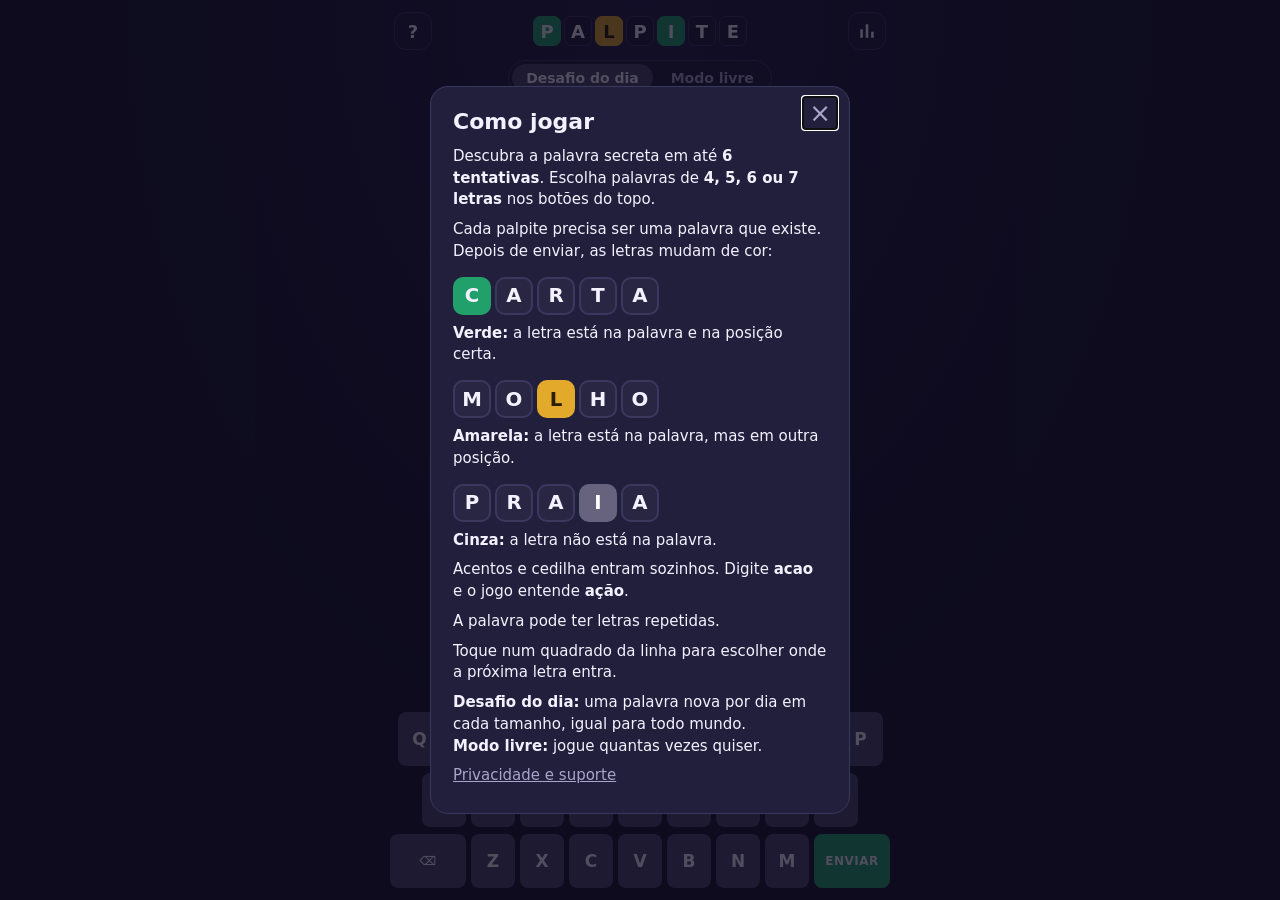
<file: index.html>
<!DOCTYPE html>
<html lang="pt-BR">
<head>
  <meta charset="utf-8">
  <!-- Google Tag Manager -->
  <script>(function(w,d,s,l,i){w[l]=w[l]||[];w[l].push({'gtm.start':
  new Date().getTime(),event:'gtm.js'});var f=d.getElementsByTagName(s)[0],
  j=d.createElement(s),dl=l!='dataLayer'?'&l='+l:'';j.async=true;j.src=
  'https://www.googletagmanager.com/gtm.js?id='+i+dl;f.parentNode.insertBefore(j,f);
  })(window,document,'script','dataLayer','GTM-WTCNZWW7');</script>
  <!-- End Google Tag Manager -->
  <meta name="viewport" content="width=device-width, initial-scale=1, maximum-scale=1, viewport-fit=cover">
  <meta name="theme-color" content="#17152b">
  <title>Palpite — adivinhe a palavra</title>
  <link rel="stylesheet" href="style.css?v=5">
</head>
<body>
  <!-- Google Tag Manager (noscript) -->
  <noscript><iframe src="https://www.googletagmanager.com/ns.html?id=GTM-WTCNZWW7"
  height="0" width="0" style="display:none;visibility:hidden"></iframe></noscript>
  <!-- End Google Tag Manager (noscript) -->
  <header class="topo">
    <button class="icone" id="btn-ajuda" aria-label="Como jogar">?</button>
    <h1 class="marca" aria-label="Palpite">
      <span>P</span><span>A</span><span>L</span><span>P</span><span>I</span><span>T</span><span>E</span>
    </h1>
    <button class="icone" id="btn-stats" aria-label="Estatísticas">
      <svg viewBox="0 0 24 24" width="20" height="20" aria-hidden="true"><path fill="currentColor" d="M4 20V10h3v10H4zm6.5 0V4h3v16h-3zM17 20v-7h3v7h-3z"/></svg>
    </button>
  </header>

  <nav class="modos" role="tablist">
    <button role="tab" data-modo="diario" class="modo">Desafio do dia</button>
    <button role="tab" data-modo="livre" class="modo">Modo livre</button>
  </nav>
  <div class="tamanhos" role="radiogroup" aria-label="Letras por palavra">
    <button role="radio" class="tamanho" data-tamanho="4"><b>4</b>letras</button>
    <button role="radio" class="tamanho" data-tamanho="5"><b>5</b>letras</button>
    <button role="radio" class="tamanho" data-tamanho="6"><b>6</b>letras</button>
    <button role="radio" class="tamanho" data-tamanho="7"><b>7</b>letras</button>
  </div>

  <main>
    <p class="subtitulo" id="subtitulo"></p>
    <div id="grade" class="grade" aria-live="polite"></div>
    <div id="aviso" class="aviso" role="status"></div>
  </main>

  <div id="teclado" class="teclado"></div>

  <div id="dlg-ajuda" class="modal" hidden>
   <div class="janela" role="dialog" aria-modal="true" aria-labelledby="ajuda-titulo">
    <button class="fechar" data-fechar aria-label="Fechar">×</button>
    <h2 id="ajuda-titulo">Como jogar</h2>
    <p>Descubra a palavra secreta em até <b>6 tentativas</b>. Escolha palavras de <b>4, 5, 6 ou 7 letras</b> nos botões do topo.</p>
    <p>Cada palpite precisa ser uma palavra que existe. Depois de enviar, as letras mudam de cor:</p>
    <div class="exemplo"><span class="ladrilho certa">C</span><span class="ladrilho">A</span><span class="ladrilho">R</span><span class="ladrilho">T</span><span class="ladrilho">A</span></div>
    <p><b>Verde:</b> a letra está na palavra e na posição certa.</p>
    <div class="exemplo"><span class="ladrilho">M</span><span class="ladrilho">O</span><span class="ladrilho lugar">L</span><span class="ladrilho">H</span><span class="ladrilho">O</span></div>
    <p><b>Amarela:</b> a letra está na palavra, mas em outra posição.</p>
    <div class="exemplo"><span class="ladrilho">P</span><span class="ladrilho">R</span><span class="ladrilho">A</span><span class="ladrilho errada">I</span><span class="ladrilho">A</span></div>
    <p><b>Cinza:</b> a letra não está na palavra.</p>
    <p>Acentos e cedilha entram sozinhos. Digite <b>acao</b> e o jogo entende <b>ação</b>.</p>
    <p>A palavra pode ter letras repetidas.</p>
    <p>Toque num quadrado da linha para escolher onde a próxima letra entra.</p>
    <p><b>Desafio do dia:</b> uma palavra nova por dia em cada tamanho, igual para todo mundo.<br><b>Modo livre:</b> jogue quantas vezes quiser.</p>
    <p class="rodape"><a href="/privacidade">Privacidade e suporte</a></p>
   </div>
  </div>

  <div id="dlg-fim" class="modal" hidden>
   <div class="janela" role="dialog" aria-modal="true" aria-labelledby="fim-titulo">
    <button class="fechar" data-fechar aria-label="Fechar">×</button>
    <h2 id="fim-titulo"></h2>
    <p class="fim-palavra" id="fim-palavra"></p>
    <h3>Estatísticas — <span id="fim-modo"></span></h3>
    <div class="numeros" id="fim-numeros"></div>
    <h3>Tentativas usadas</h3>
    <div class="distribuicao" id="fim-dist"></div>
    <div class="acoes">
      <button class="botao secundario" id="btn-compartilhar">Copiar resultado</button>
      <button class="botao" id="btn-proxima"></button>
    </div>
    <p class="contagem" id="fim-contagem"></p>
   </div>
  </div>

  <script src="palavras.js?v=5"></script>
  <script src="game.js?v=5"></script>
  <script src="app.js?v=5"></script>
</body>
</html>
</file>
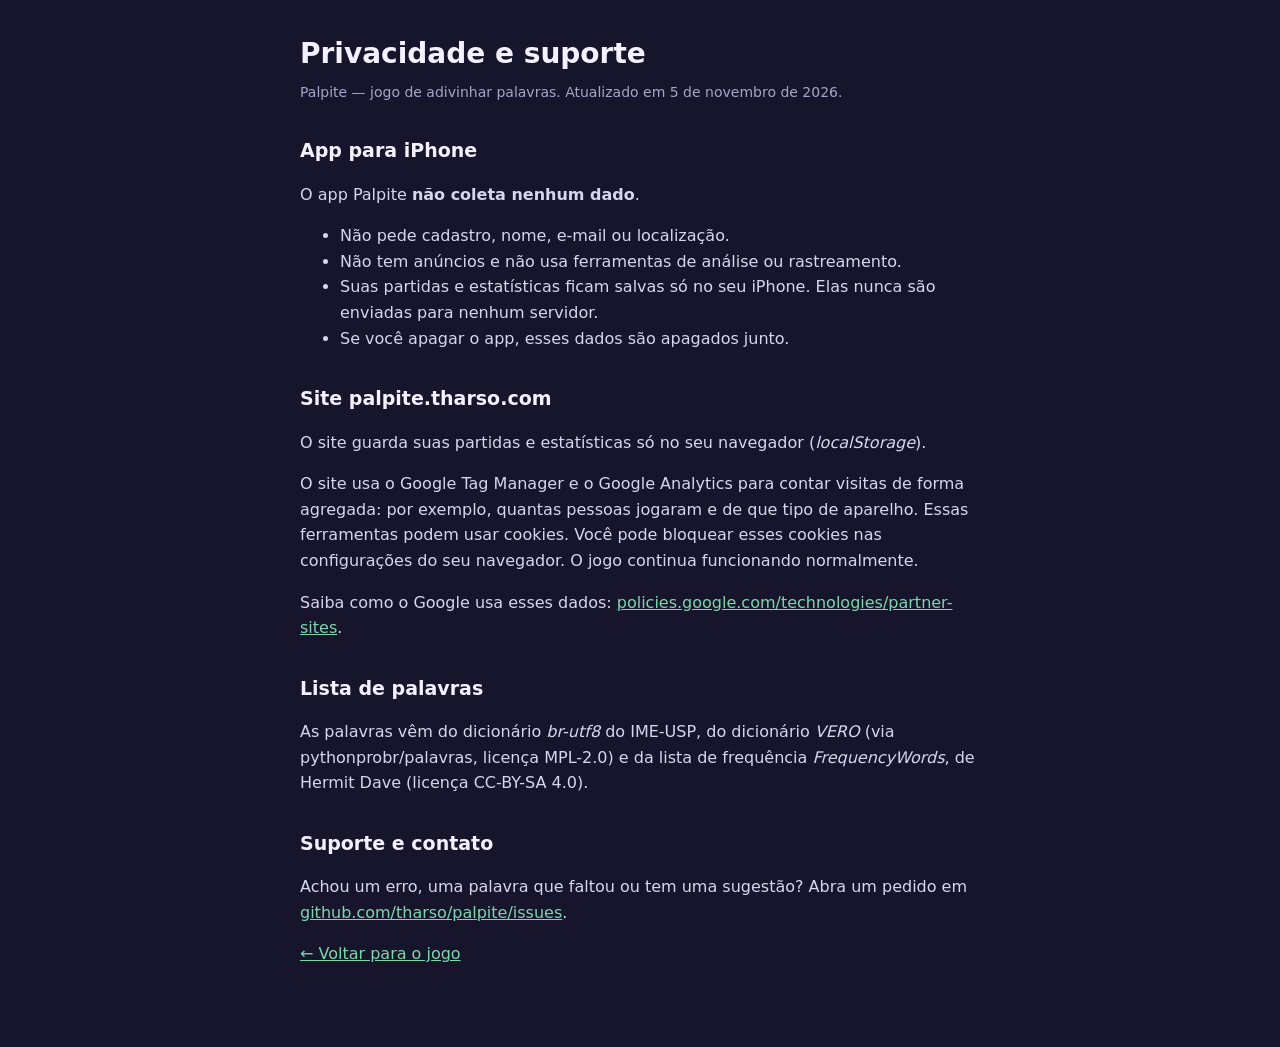
<file: privacidade.html>
<!DOCTYPE html>
<html lang="pt-BR">
<head>
  <meta charset="utf-8">
  <meta name="viewport" content="width=device-width, initial-scale=1">
  <meta name="theme-color" content="#17152b">
  <title>Privacidade e suporte — Palpite</title>
  <style>
    body { margin: 0; background: #17152b; color: #f4f1ff; font: 16px/1.6 ui-rounded, "SF Pro Rounded", system-ui, -apple-system, sans-serif; }
    main { max-width: 680px; margin: 0 auto; padding: 32px 20px 64px; }
    h1 { font-size: 28px; margin: 0 0 4px; }
    h2 { font-size: 19px; margin: 32px 0 8px; }
    p, li { color: #d9d5ef; }
    .data { color: #a9a4c9; font-size: 14px; margin: 0 0 24px; }
    a { color: #7fd6ad; }
  </style>
</head>
<body>
  <main>
    <h1>Privacidade e suporte</h1>
    <p class="data">Palpite — jogo de adivinhar palavras. Atualizado em 5 de novembro de 2026.</p>

    <h2>App para iPhone</h2>
    <p>O app Palpite <b>não coleta nenhum dado</b>.</p>
    <ul>
      <li>Não pede cadastro, nome, e-mail ou localização.</li>
      <li>Não tem anúncios e não usa ferramentas de análise ou rastreamento.</li>
      <li>Suas partidas e estatísticas ficam salvas só no seu iPhone. Elas nunca são enviadas para nenhum servidor.</li>
      <li>Se você apagar o app, esses dados são apagados junto.</li>
    </ul>

    <h2>Site palpite.tharso.com</h2>
    <p>O site guarda suas partidas e estatísticas só no seu navegador (<i>localStorage</i>).</p>
    <p>O site usa o Google Tag Manager e o Google Analytics para contar visitas de forma agregada: por exemplo, quantas pessoas jogaram e de que tipo de aparelho. Essas ferramentas podem usar cookies. Você pode bloquear esses cookies nas configurações do seu navegador. O jogo continua funcionando normalmente.</p>
    <p>Saiba como o Google usa esses dados: <a href="https://policies.google.com/technologies/partner-sites?hl=pt-BR">policies.google.com/technologies/partner-sites</a>.</p>

    <h2>Lista de palavras</h2>
    <p>As palavras vêm do dicionário <i>br-utf8</i> do IME-USP, do dicionário <i>VERO</i> (via pythonprobr/palavras, licença MPL-2.0) e da lista de frequência <i>FrequencyWords</i>, de Hermit Dave (licença CC-BY-SA 4.0).</p>

    <h2 id="contato">Suporte e contato</h2>
    <p>Achou um erro, uma palavra que faltou ou tem uma sugestão? Abra um pedido em <a href="https://github.com/tharso/palpite/issues">github.com/tharso/palpite/issues</a>.</p>

    <p><a href="/">← Voltar para o jogo</a></p>
  </main>
</body>
</html>
</file>
<file: style.css>
:root {
  --fundo: #17152b;
  --painel: #221f3d;
  --borda: #3b3860;
  --texto: #f4f1ff;
  --suave: #a9a4c9;
  --certa: #22a06b;
  --lugar: #e3a92b;
  --errada: #67637f;
  --tecla: #4a4670;
  --colunas: 5;
  --ladrilho: min(calc((100vw - 16px - (var(--colunas) - 1) * 6px) / var(--colunas)), 62px, 7.6vh);
  --vao: 6px;
}

* { box-sizing: border-box; }
html, body { height: 100%; }
body {
  margin: 0;
  background: radial-gradient(ellipse at top, #251f4a 0%, var(--fundo) 60%);
  color: var(--texto);
  font-family: ui-rounded, "SF Pro Rounded", system-ui, -apple-system, "Segoe UI", Roboto, sans-serif;
  display: flex;
  flex-direction: column;
  align-items: center;
  min-height: 100vh;
  min-height: 100dvh;
  padding: env(safe-area-inset-top) 8px env(safe-area-inset-bottom);
  -webkit-tap-highlight-color: transparent;
  -webkit-user-select: none;
  user-select: none;
  -webkit-text-size-adjust: 100%;
}
button { font: inherit; color: inherit; cursor: pointer; }

.topo {
  width: 100%;
  max-width: 500px;
  display: flex;
  align-items: center;
  justify-content: space-between;
  padding: 12px 4px 6px;
}
.icone {
  width: 38px; height: 38px;
  border-radius: 12px;
  border: 1px solid var(--borda);
  background: var(--painel);
  font-weight: 700;
  font-size: 18px;
  display: grid; place-items: center;
}
.marca { display: flex; margin: 0; }
.marca span + span { margin-left: 3px; }
.marca span {
  display: grid; place-items: center;
  width: 28px; height: 30px;
  border-radius: 7px;
  font-size: 18px; font-weight: 800;
  background: var(--painel);
  border: 1px solid var(--borda);
}
.marca span:nth-child(1), .marca span:nth-child(5) { background: var(--certa); border-color: var(--certa); }
.marca span:nth-child(3) { background: var(--lugar); border-color: var(--lugar); color: #2a1d00; }

.modos {
  display: flex;
  background: var(--painel);
  border: 1px solid var(--borda);
  border-radius: 999px;
  padding: 3px;
  margin: 4px 0 2px;
}
.modo {
  border: 0; background: transparent;
  padding: 6px 14px;
  border-radius: 999px;
  font-size: 14px; font-weight: 600;
  color: var(--suave);
}
.modo + .modo { margin-left: 4px; }
.modo.ativo { background: var(--tecla); color: var(--texto); }

.tamanhos { display: flex; margin: 8px 0 0; }
.tamanho {
  border: 1px solid var(--borda); background: var(--painel);
  border-radius: 10px;
  width: 52px; padding: 3px 0 4px;
  font-size: 10px; letter-spacing: .04em; text-transform: uppercase;
  color: var(--suave); line-height: 1.1;
}
.tamanho b { display: block; font-size: 16px; color: var(--texto); }
.tamanho + .tamanho { margin-left: 6px; }
.tamanho.ativo { background: var(--tecla); border-color: #8f88d6; }

main {
  flex: 1;
  display: flex; flex-direction: column;
  align-items: center; justify-content: center;
  position: relative;
  width: 100%;
}
.subtitulo { margin: 4px 0 10px; color: var(--suave); font-size: 13px; letter-spacing: .08em; text-transform: uppercase; }

.grade { display: grid; grid-gap: var(--vao); gap: var(--vao); }
.linha { display: grid; grid-template-columns: repeat(var(--colunas), var(--ladrilho)); grid-gap: var(--vao); gap: var(--vao); }
.linha.tremer { animation: tremer .4s; }
.ladrilho {
  width: var(--ladrilho); height: var(--ladrilho);
  display: grid; place-items: center;
  border-radius: 10px;
  font-size: calc(var(--ladrilho) * .52);
  font-weight: 800;
  text-transform: uppercase;
  background: rgba(255,255,255,.03);
  border: 2px solid transparent;
}
.linha.futura .ladrilho { background: transparent; border-color: rgba(255,255,255,.07); }
.linha.atual .ladrilho { border-color: var(--borda); background: var(--painel); cursor: pointer; }
.linha.atual .ladrilho.cursor { border-color: #8f88d6; box-shadow: 0 0 0 2px rgba(143,136,214,.25); }
.linha.atual .ladrilho.cheio { animation: pulo .12s; }
.ladrilho.certa { background: var(--certa); border-color: var(--certa); }
.ladrilho.lugar { background: var(--lugar); border-color: var(--lugar); color: #2a1d00; }
.ladrilho.errada { background: var(--errada); border-color: var(--errada); color: #fff; }
.linha.invalida .ladrilho { border-color: #e5484d !important; }
.ladrilho.virar { animation: virar .5s ease both; }
.linha.venceu .ladrilho { animation: dancar .5s ease both; }

.aviso {
  position: fixed; top: 96px; left: 50%; margin-left: 0;
  box-shadow: 0 8px 24px rgba(0,0,0,.45);
  background: var(--texto); color: var(--fundo);
  font-weight: 700; font-size: 16px; white-space: nowrap;
  padding: 12px 18px; border-radius: 10px;
  opacity: 0; -webkit-transform: translate(-50%, -6px); transform: translate(-50%, -6px);
  transition: opacity .2s, transform .2s;
  pointer-events: none; z-index: 50;
}
.aviso.mostrar { opacity: 1; -webkit-transform: translate(-50%, 0); transform: translate(-50%, 0); }
.aviso.erro { background: #e5484d; color: #fff; }

.teclado { width: 100%; max-width: 500px; padding: 8px 0 12px; display: grid; grid-gap: 7px; gap: 7px; }
.fileira { display: flex; justify-content: center; }
.tecla + .tecla { margin-left: 5px; }
.tecla {
  flex: 1; max-width: 44px;
  height: 54px;
  border: 0; border-radius: 8px;
  background: var(--tecla);
  font-size: 17px; font-weight: 700;
  display: grid; place-items: center;
  touch-action: manipulation;
}
.tecla:active { filter: brightness(1.25); }
.tecla.larga { max-width: 76px; flex: 1.6; font-size: 12px; letter-spacing: .04em; }
.tecla.enviar { background: var(--certa); }
.tecla.certa { background: var(--certa); }
.tecla.lugar { background: var(--lugar); color: #2a1d00; }
.tecla.errada { background: #2a2740; color: #77729a; }

.janela {
  position: relative;
  width: 92vw;
  max-width: 420px;
  margin: auto;
  border: 1px solid var(--borda);
  border-radius: 18px;
  background: var(--painel);
  color: var(--texto);
  padding: 22px 22px 18px;
  -webkit-user-select: text;
  user-select: text;
}
.modal {
  position: fixed; top: 0; right: 0; bottom: 0; left: 0;
  z-index: 40;
  display: flex;
  padding: 16px;
  overflow-y: auto;
  -webkit-overflow-scrolling: touch;
  background: rgba(10, 8, 25, .7);
}
.modal[hidden] { display: none; }
.janela h2 { margin: 0 0 12px; font-size: 22px; }
.janela h3 { margin: 18px 0 8px; font-size: 13px; letter-spacing: .08em; text-transform: uppercase; color: var(--suave); }
.janela p { line-height: 1.45; margin: 8px 0; font-size: 15px; }
.fechar {
  position: absolute; right: 12px; top: 10px;
  border: 0; background: transparent; font-size: 26px; color: var(--suave);
}
.exemplo { display: flex; margin-top: 14px; --ladrilho: 38px; }
.exemplo .ladrilho + .ladrilho { margin-left: 4px; }
.exemplo .ladrilho { border-color: var(--borda); }
.exemplo .ladrilho.certa, .exemplo .ladrilho.lugar, .exemplo .ladrilho.errada { border-color: transparent; }

.fim-palavra { font-size: 15px; color: var(--suave); }
.fim-palavra b { color: var(--texto); font-size: 20px; letter-spacing: .1em; text-transform: uppercase; }
.numeros { display: grid; grid-template-columns: repeat(4, 1fr); text-align: center; }
.numeros b { display: block; font-size: 28px; }
.numeros span { font-size: 11px; color: var(--suave); }
.distribuicao { display: grid; grid-gap: 4px; gap: 4px; }
.barra { display: grid; grid-template-columns: 14px 1fr; grid-gap: 6px; gap: 6px; align-items: center; font-size: 13px; }
.barra div { background: var(--tecla); border-radius: 4px; padding: 2px 6px; text-align: right; min-width: 22px; font-weight: 700; }
.barra.destaque div { background: var(--certa); }
.acoes { display: flex; margin-top: 18px; }
.acoes .botao + .botao { margin-left: 8px; }
.botao {
  flex: 1; border: 0; border-radius: 12px;
  padding: 12px; font-weight: 700; font-size: 15px;
  background: var(--certa);
}
.botao.secundario { background: var(--tecla); }
.botao[hidden] { display: none; }
.rodape { margin-top: 16px; font-size: 13px; }
.rodape a { color: var(--suave); }
.contagem { text-align: center; color: var(--suave); font-size: 13px; }

@keyframes virar {
  0% { transform: rotateX(0); }
  50% { transform: rotateX(90deg); }
  100% { transform: rotateX(0); }
}
@keyframes pulo { 50% { transform: scale(1.08); } }
@keyframes tremer {
  20%, 60% { transform: translateX(-6px); }
  40%, 80% { transform: translateX(6px); }
}
@keyframes dancar {
  30% { transform: translateY(-14px); }
  60% { transform: translateY(3px); }
}
@media (prefers-reduced-motion: reduce) {
  .ladrilho.virar, .linha.venceu .ladrilho, .linha.tremer, .ladrilho.cheio { animation: none !important; }
}
</file>
